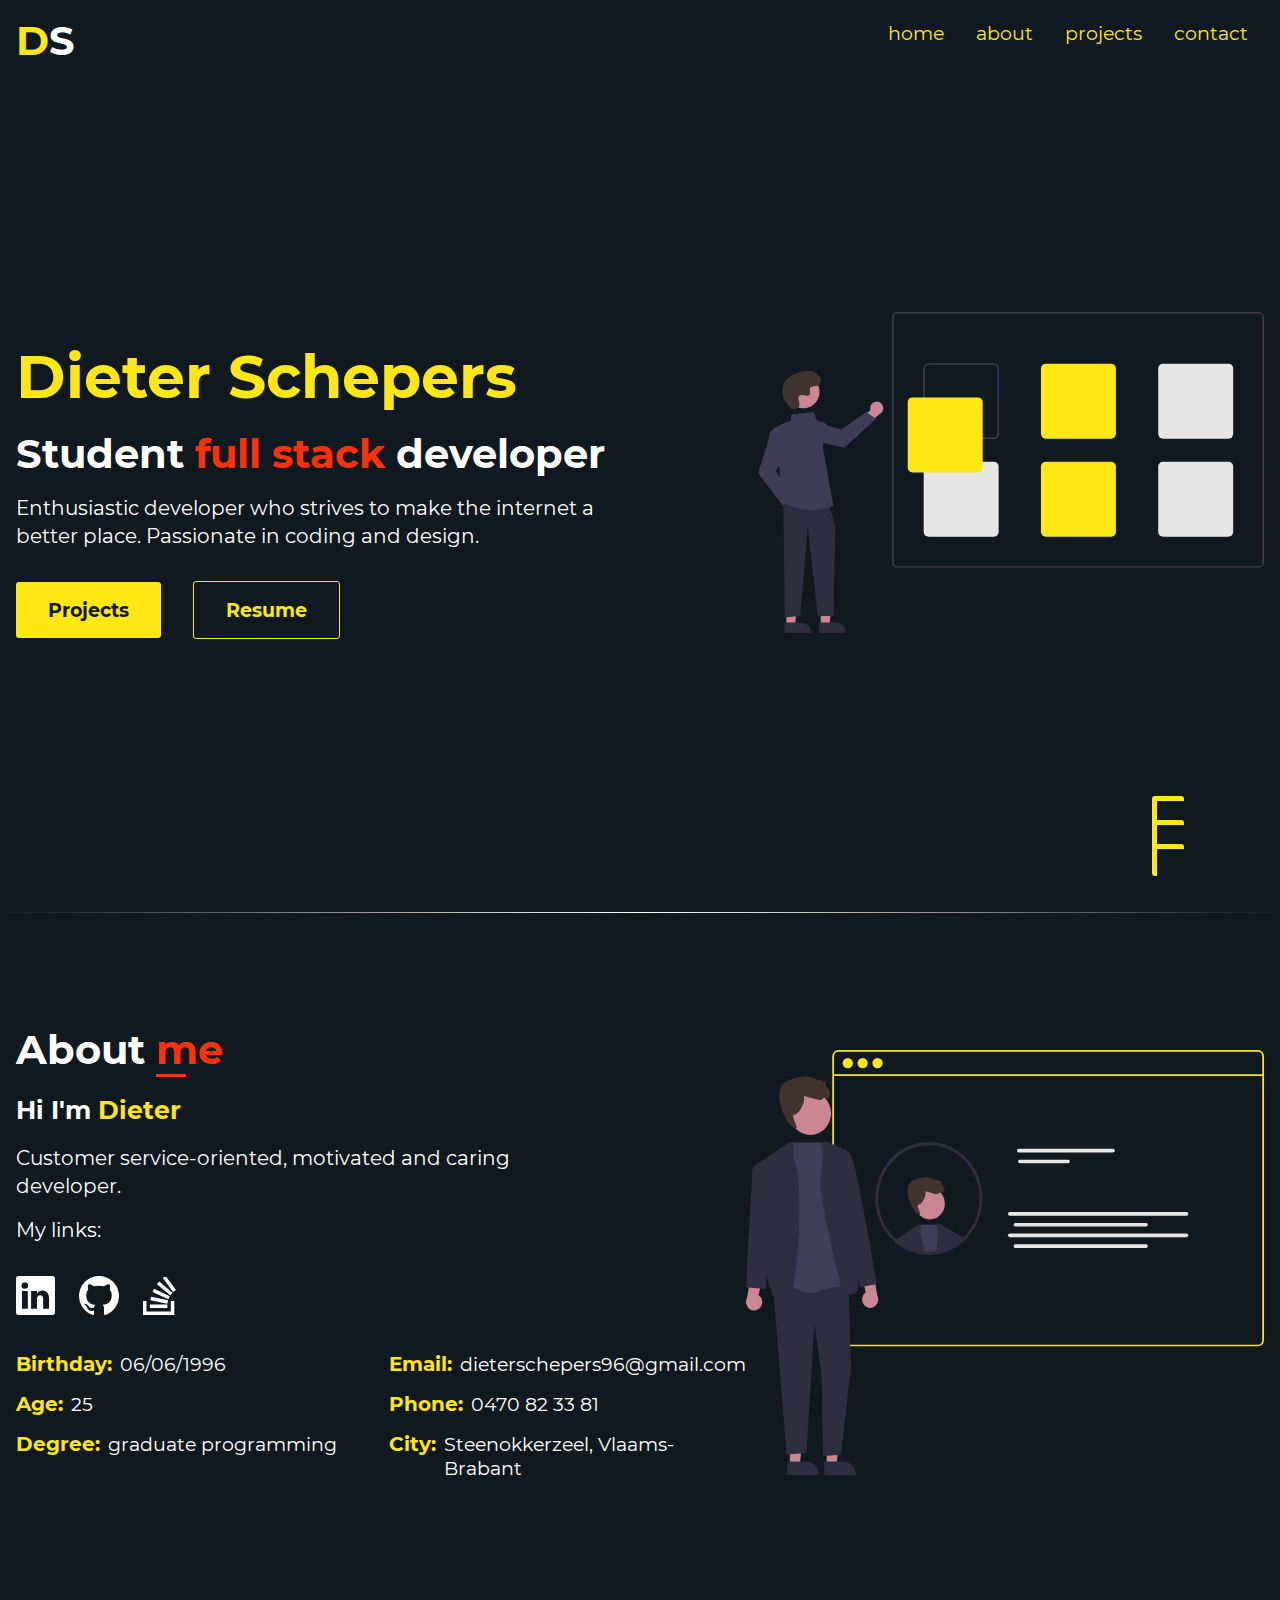
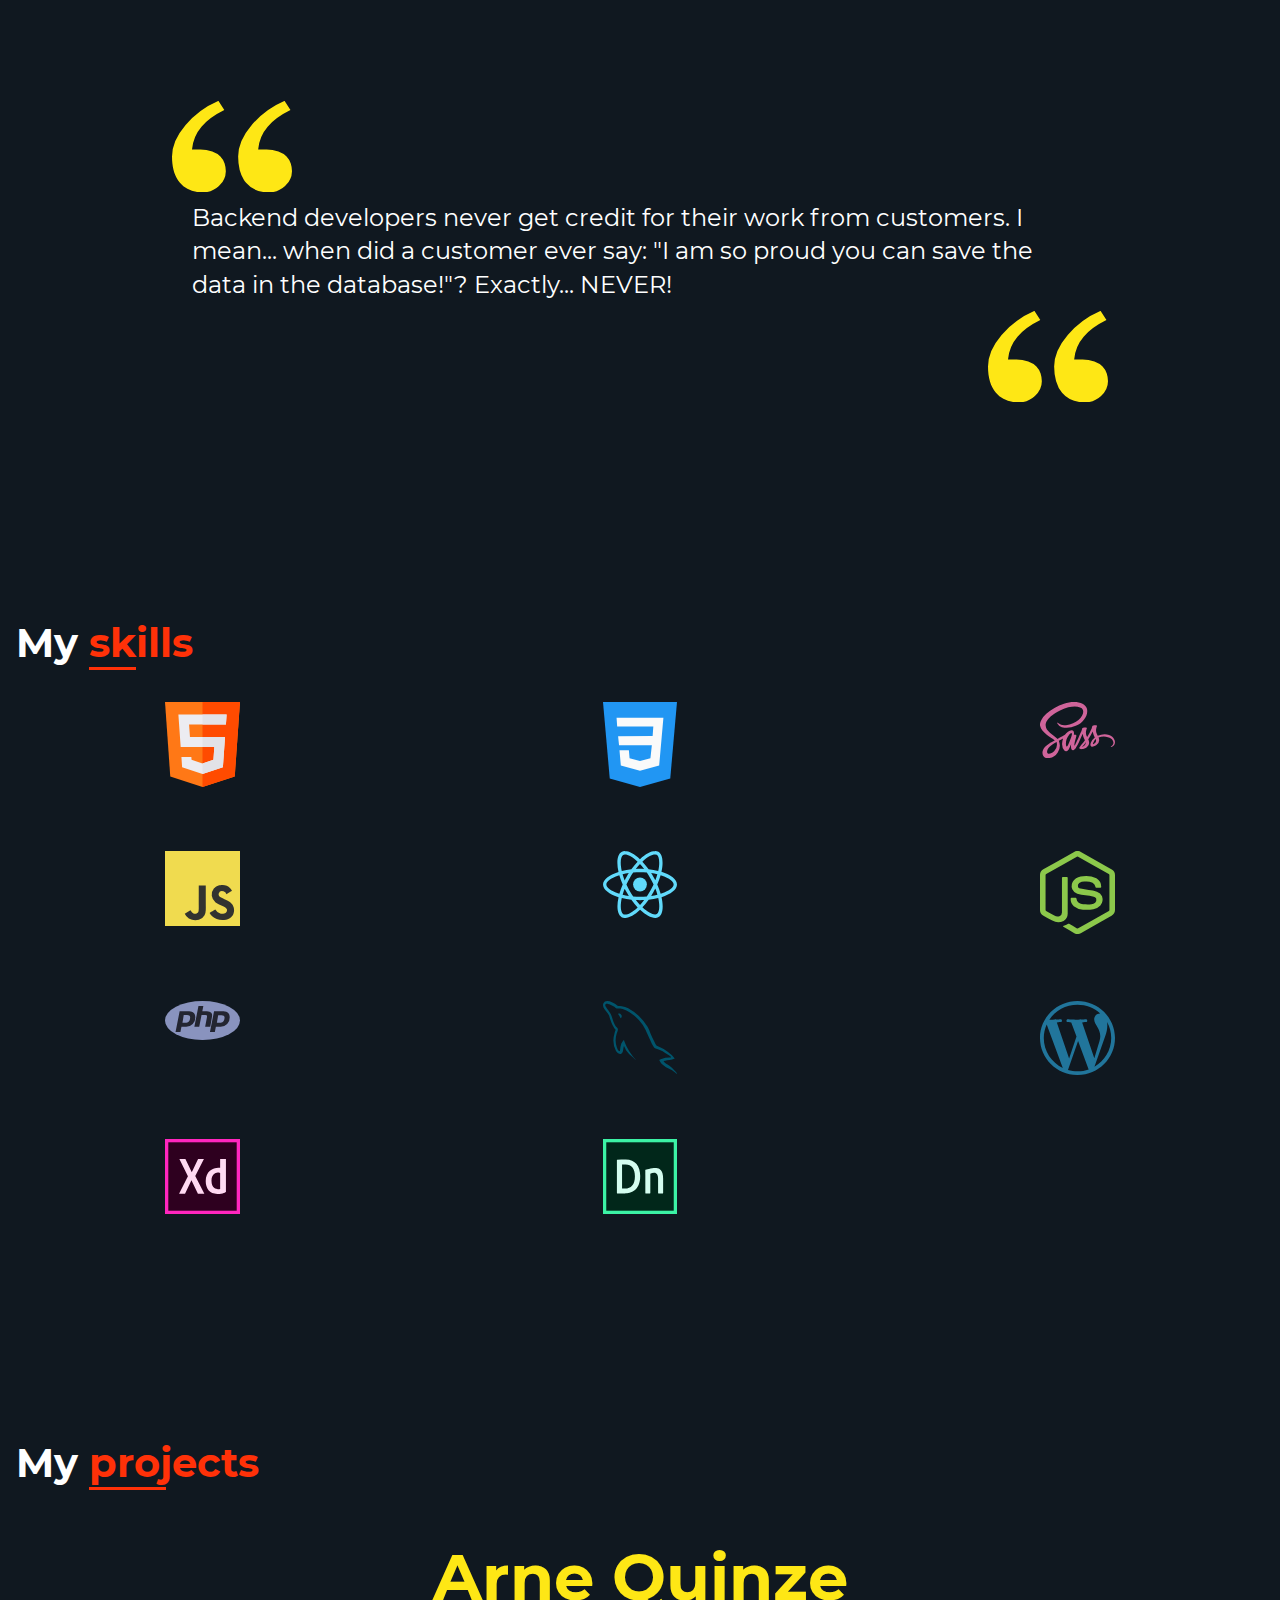
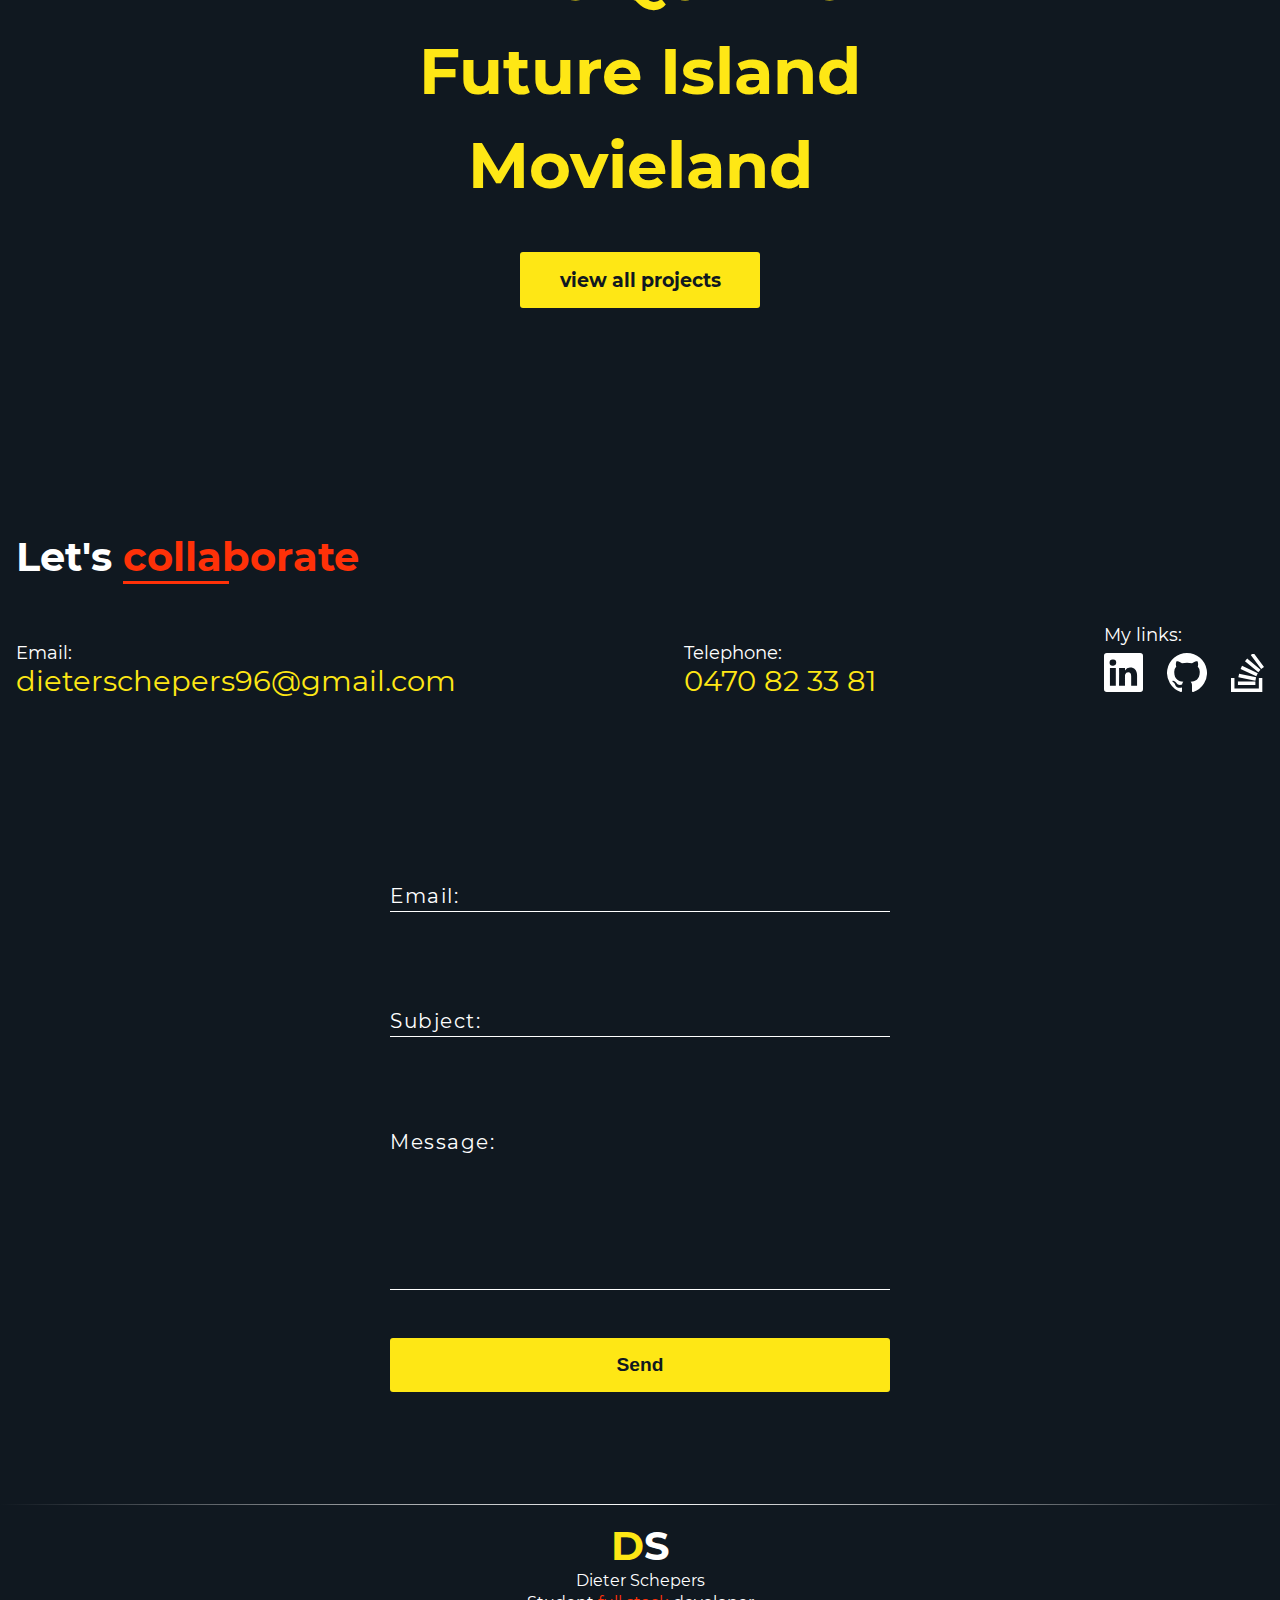
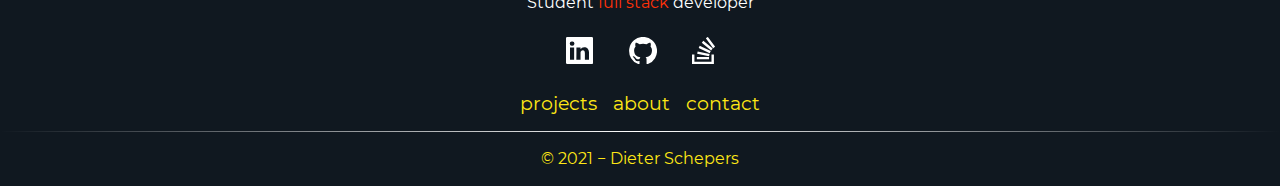
<file: index.html>
<!DOCTYPE html>
<html lang="en">

<head>
    <meta charset="UTF-8">
    <meta http-equiv="X-UA-Compatible" content="IE=edge">
    <meta name="viewport" content="width=device-width, initial-scale=1.0">
    <link rel="stylesheet" href="fonts/stylesheet.css">
    <link rel="stylesheet" href="css/main.css">
    <link rel="apple-touch-icon" sizes="180x180" href="img/favicon/apple-touch-icon.png">
    <link rel="icon" type="image/png" sizes="32x32" href="img/favicon/favicon-32x32.png">
    <link rel="icon" type="image/png" sizes="16x16" href="img/favicon/favicon-16x16.png">
    <link rel="manifest" href="img/favicon/site.webmanifest">
    <title>Portfolio Dieter Schepers</title>
</head>

<body>
    <div class="wrapper">

        <div class="arrow">
            <span></span>
            <span></span>
            <span></span>
        </div>

        <header>
            <a class='header-image__logo' href='index.html'><span class='yellow-color'>D</span>S</a>

            <!-- HAMBURGER -->
            <div class="menu-btn">
                <div class="menu-btn__burger"></div>
            </div>

            <!-- NAVIGATION -->
            <nav class='header__navigation'>
                <ul>
                    <li><a href="index.html">home</a></li>
                    <li><a href="#about">about</a></li>
                    <li><a href="#projects">projects</a></li>
                    <li><a href="#contact">contact</a></li>
                </ul>
            </nav>
            <div class="mobile-navigation">
                <ul>
                    <li><a href="index.html">home</a></li>
                    <li><a href="#about">about</a></li>
                    <li><a href="#projects">projects</a></li>
                    <li><a href="#contact">contact</a></li>
                </ul>
            </div>
        </header>

        <main>
            <div class='landingpage'>
                <div class="landingpage__text-button-wrap">
                    <div class='landingpage__text-wrap'>
                        <h1 class='landingpage__fullname'>Dieter Schepers</h1>
                        <h2 class='landingpage__jobtitle'>Student <span class="red-color">full stack</span> developer
                        </h2>
                        <p class='landingpage__intro-text'>Enthusiastic developer who strives to make the internet a
                            better place. Passionate in coding and design.</p>
                    </div>
                    <div class='landingpage__button-wrap'>
                        <a class='landingpage__button--projects' href="projects/index.html">Projects</a>
                        <a class='landingpage__button--resume' href="resume/resume_Dieter_Schepers.pdf"
                            target="_blank">Resume</a>
                    </div>
                </div>

                <img src="img/portfolio.svg" alt="frontpage image">
            </div>

            <hr>

            <section class="about" id="about">
                <div class="about-wrap">
                    <h2 class='about__title'>About <span class="red-color-and-border">me</span></h2>
                    <p class="about__intro-text--thank">Hi I'm <span class='yellow-color'>Dieter</span></p>
                    <p class="about__intro-text--info">Customer service-oriented, motivated and caring
                        developer.</p>
                    <div class="about__links">
                        <p class="about__my-links">My links:</p>
                        <div class="about__links-wrap">
                            <a href='https://www.linkedin.com/in/dieter-schepers-a3b4471b7/' target="_blank"><img
                                    src="img/linkedin.svg" alt="linkedIn logo"></a>
                            <a href="https://github.com/pgm-dieterschepers" target="_blank"><img src="img/github.svg"
                                    alt="Github logo"></a>
                            <a href="https://stackoverflow.com/users/15207971/pgm-dieterschepers" target="_blank"><img
                                    src="img/stackoverflow.svg" alt="Stackoverflow logo"></a>
                        </div>
                    </div>
                    <ul class="about__personal-info">
                        <li>
                            <span class="yellow-color"><strong>Birthday:</strong></span>
                            <span class='about__info'>06/06/1996</span>
                        </li>
                        <li>
                            <span class="yellow-color"><strong>Age:</strong></span>
                            <span class='about__info'>25</span>
                        </li>
                        <li>
                            <span class="yellow-color"><strong>Degree:</strong></span>
                            <span class='about__info'>graduate programming</span>
                        </li>
                        <li>
                            <span class="yellow-color"><strong>Email:</strong></span>
                            <a href="mailto:dieterschepers96@gmail.com"><span
                                    class='about__info'>dieterschepers96@gmail.com</span></a>
                        </li>
                        <li>
                            <span class="yellow-color"><strong>Phone:</strong></span><a href="tel:+470823381"><span
                                    class='about__info'>0470 82 33 81</span></a>
                        </li>
                        <li>
                            <span class="yellow-color"><strong>City:</strong></span>
                            <span class='about__info'>Steenokkerzeel, Vlaams-Brabant</span>
                        </li>
                    </ul>
                </div>
                <img src="img/profile.svg" alt="profile svg">
            </section>

            <div class="quote">
                <img src="img/quote.svg" alt="quote svg">
                <p>Backend developers never get credit for their work from customers. I mean... when did a customer ever
                    say: "I am so proud you can save the data in the database!"? Exactly... NEVER!</p>
                <img class="quote-svg-reverse" src="img/quote.svg" alt="quote svg">
            </div>

            <section class="skills">
                <h2 class="skills__title">My <span class="red-color-and-border">skills</span></h2>

                <div class="skills-grid"></div>
            </section>

            <section class="projects" id="projects">
                <h2>My <span class="red-color-and-border">projects</span></h2>
                <ul class="projects__list"></ul>
                <div class="projects__project-info" id="projects__project-info"></div>
                <a class='projects__view-all' href="projects/index.html">view all projects</a>
            </section>

            <section class="collaborate" id="contact">
                <h2>Let's <span class="red-color-and-border">collaborate</span></h2>
                <ul class="collaborate__contact-info">
                    <li><span class='collaborate__block'>Email:</span><a
                            href="mailto:dieterschepers96@gmail.com">dieterschepers96@gmail.com</a></li>
                    <li><span class='collaborate__block'>Telephone:</span><a href="tel:+470823381">0470 82 33 81</a>
                    </li>
                    <li><span class="collaborate__block margin-bottom">My links:</span>
                        <div class="about__links-wrap">
                            <a href='https://www.linkedin.com/in/dieter-schepers-a3b4471b7/' target="_blank"><img
                                    src="img/linkedin.svg" alt="linkedIn logo"></a>
                            <a href="https://github.com/pgm-dieterschepers" target="_blank"><img src="img/github.svg"
                                    alt="Github logo"></a>
                            <a href="https://stackoverflow.com/users/15207971/pgm-dieterschepers" target="_blank"><img
                                    src="img/stackoverflow.svg" alt="Stackoverflow logo"></a>
                        </div>
                    </li>
                </ul>

                <form action="https://formspree.io/f/xdoyjrgv" method="POST" class="collaborate__form">
                    <label for="email">
                        <input class="form-styling" type="text" id="email" name="email" placeholder="Email:">
                        <span class='form-label'>Email:</span>
                    </label>
                    <label for="subject">
                        <input class="form-styling" type="text" id="subject" name="subject" placeholder="Subject:">
                        <span class='form-label'>Subject:</span>
                    </label>
                    <label for="message">
                        <textarea class="form-styling textarea" type="text" id="message" name="message"
                            placeholder="Message:"></textarea>
                        <span class='form-label'>Message:</span>
                    </label>
                    <input class="collaborate__form--submit-btn" type="submit" value="Send">
                </form>
            </section>
        </main>


        <hr class="footer-hr--above">
        <footer>
            <a class='header-image__logo' href='/'><span class='yellow-color'>D</span>S</a>
            <p>Dieter Schepers</p>
            <p>Student <span class='red-color'>full stack</span> developer</p>
            <div class="footer__links-wrap">
                <a href='https://www.linkedin.com/in/dieter-schepers-a3b4471b7/' target="_blank"><img
                        src="img/linkedin.svg" alt="linkedIn logo"></a>
                <a href="https://github.com/pgm-dieterschepers" target="_blank"><img src="img/github.svg"
                        alt="Github logo"></a>
                <a href="https://stackoverflow.com/users/15207971/pgm-dieterschepers" target="_blank"><img
                        src="img/stackoverflow.svg" alt="Stackoverflow logo"></a>
            </div>
            <nav class="footer-nav">
                <ul>
                    <li><a href="projects/index.html">projects</a></li>
                    <li><a href="#about">about</a></li>
                    <li><a href="#contact">contact</a></li>
                </ul>
            </nav>
        </footer>
        <hr class="footer-hr--beneath">
        <div class="copyright">
            <p class="copyright-text">&copy; 2021 &minus; Dieter Schepers</p>
        </div>
    </div>
    <script src='js/main.js'></script>
</body>

</html>
</file>
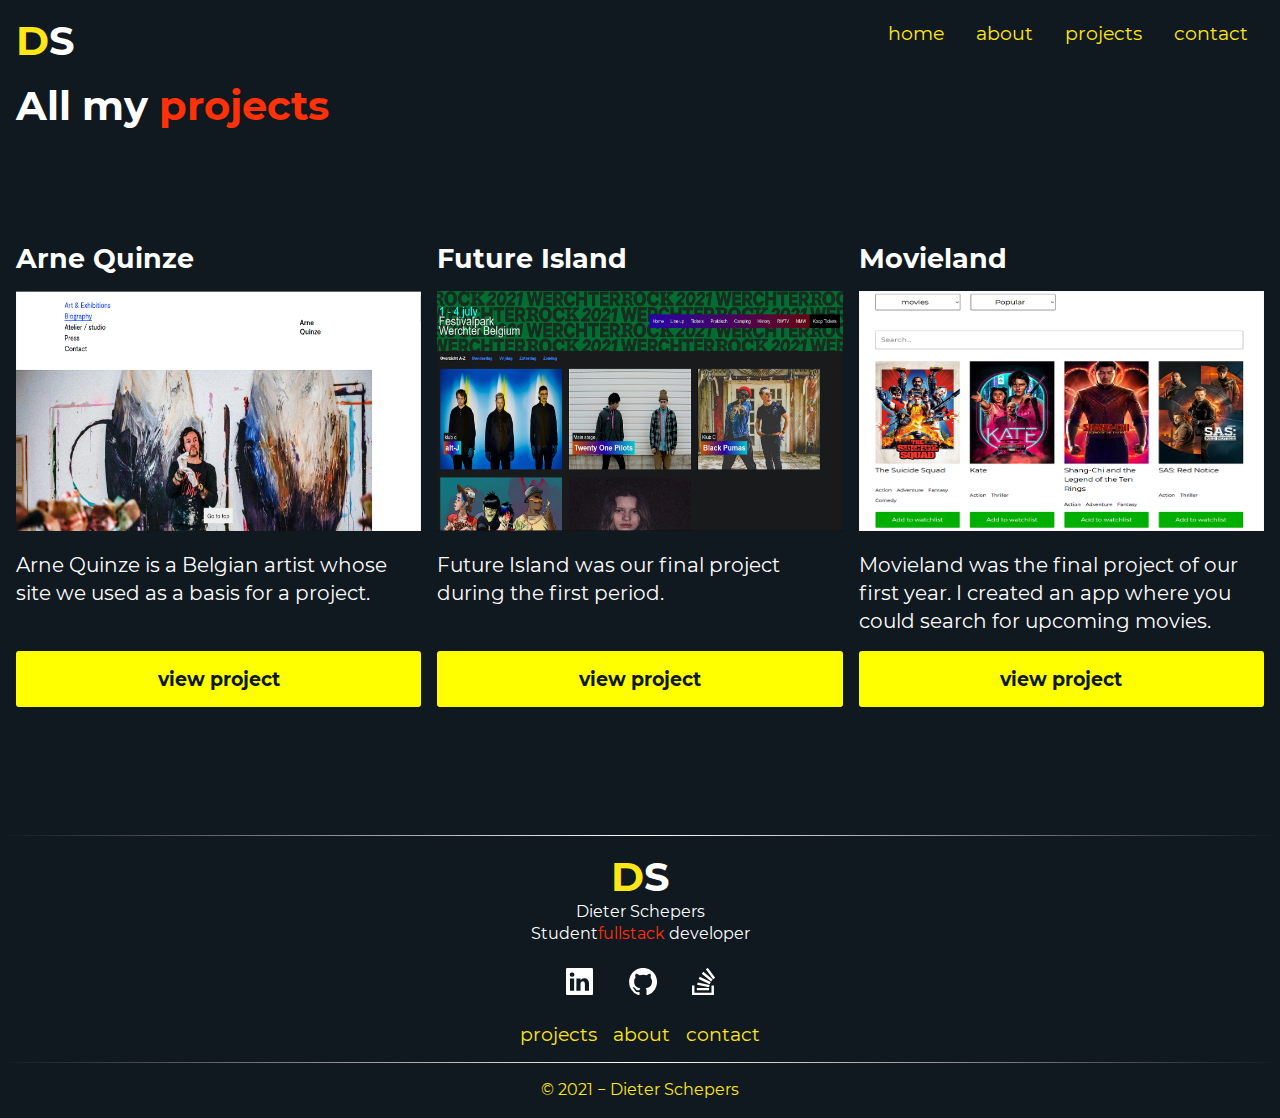
<file: projects/index.html>
<!DOCTYPE html>
<html lang="en">

<head>
    <meta charset="UTF-8">
    <meta http-equiv="X-UA-Compatible" content="IE=edge">
    <meta name="viewport" content="width=device-width, initial-scale=1.0">
    <link rel="stylesheet" href="../fonts/stylesheet.css">
    <link rel="stylesheet" href="../css/main.css">
    <link rel="apple-touch-icon" sizes="180x180" href="../img/favicon/apple-touch-icon.png">
    <link rel="icon" type="image/png" sizes="32x32" href="../img/favicon/favicon-32x32.png">
    <link rel="icon" type="image/png" sizes="16x16" href="../img/favicon/favicon-16x16.png">
    <link rel="manifest" href="../img/favicon/site.webmanifest">
    <title>Projects Dieter Schepers</title>
</head>

<body>
    <div class="wrapper">
        <header>
            <a class='header-image__logo' href='../index.html'><span class='yellow-color'>D</span>S</a>

            <!-- HAMBURGER -->
            <div class="menu-btn">
                <div class="menu-btn__burger"></div>
            </div>

            <!-- NAVIGATION -->
            <nav class='header__navigation'>
                <ul>
                    <li><a href="../index.html">home</a></li>
                    <li><a href="../#about">about</a></li>
                    <li><a href="../#projects">projects</a></li>
                    <li><a href="../#contact">contact</a></li>
                </ul>
            </nav>
            <div class="mobile-navigation">
                <ul>
                    <li><a href="../index.html">home</a></li>
                    <li><a href="../#about">about</a></li>
                    <li><a href="../#projects">projects</a></li>
                    <li><a href="../#contact">contact</a></li>
                </ul>
            </div>
        </header>

        
        <main class="projects-body">
            <h2 class="projects-body__title">All my <span class="red-color">projects</span></h2>
            <div class="projects-body__projects"></div>
        </main>


        <hr class="footer-hr--above">
        <footer>
            <a class='header-image__logo' href='/'><span class='yellow-color'>D</span>S</a>
            <p>Dieter Schepers</p>
            <p>Student<span class='red-color'>fullstack</span> developer</p>
            <div class="footer__links-wrap">
                <a href='https://www.linkedin.com/in/dieter-schepers-a3b4471b7/' target="_blank"><img
                        src="../img/linkedin.svg" alt="linkedIn logo"></a>
                <a href="https://github.com/pgm-dieterschepers" target="_blank"><img src="../img/github.svg"
                        alt="Github logo"></a>
                <a href="https://stackoverflow.com/users/15207971/pgm-dieterschepers" target="_blank"><img
                        src="../img/stackoverflow.svg" alt="Stackoverflow logo"></a>
            </div>
            <nav class="footer-nav">
                <ul>
                    <li><a href="index.html">projects</a></li>
                    <li><a href="../index.html#about">about</a></li>
                    <li><a href="../index.html#contact">contact</a></li>
                </ul>
            </nav>
        </footer>
        <hr class="footer-hr--beneath">
        <div class="copyright">
            <p class="copyright-text">&copy; 2021 &minus; Dieter Schepers</p>
        </div>
    </div>

        <script src='../js/projects.js'></script>
        <script src='../js/main.js'></script>
</body>

</html>
</file>
<file: fonts/stylesheet.css>
@font-face {
    font-family: 'Montserrat';
    src: url('Montserrat-ExtraBold.woff2') format('woff2'),
        url('Montserrat-ExtraBold.woff') format('woff');
    font-weight: bold;
    font-style: normal;
    font-display: swap;
}

@font-face {
    font-family: 'Montserrat';
    src: url('Montserrat-ExtraBoldItalic.woff2') format('woff2'),
        url('Montserrat-ExtraBoldItalic.woff') format('woff');
    font-weight: bold;
    font-style: italic;
    font-display: swap;
}

@font-face {
    font-family: 'Montserrat';
    src: url('Montserrat-BoldItalic.woff2') format('woff2'),
        url('Montserrat-BoldItalic.woff') format('woff');
    font-weight: bold;
    font-style: italic;
    font-display: swap;
}

@font-face {
    font-family: 'Montserrat';
    src: url('Montserrat-Bold.woff2') format('woff2'),
        url('Montserrat-Bold.woff') format('woff');
    font-weight: bold;
    font-style: normal;
    font-display: swap;
}

@font-face {
    font-family: 'Montserrat';
    src: url('Montserrat-Black.woff2') format('woff2'),
        url('Montserrat-Black.woff') format('woff');
    font-weight: 900;
    font-style: normal;
    font-display: swap;
}

@font-face {
    font-family: 'Montserrat';
    src: url('Montserrat-BlackItalic.woff2') format('woff2'),
        url('Montserrat-BlackItalic.woff') format('woff');
    font-weight: 900;
    font-style: italic;
    font-display: swap;
}

@font-face {
    font-family: 'Montserrat';
    src: url('Montserrat-MediumItalic.woff2') format('woff2'),
        url('Montserrat-MediumItalic.woff') format('woff');
    font-weight: 500;
    font-style: italic;
    font-display: swap;
}

@font-face {
    font-family: 'Montserrat';
    src: url('Montserrat-SemiBold.woff2') format('woff2'),
        url('Montserrat-SemiBold.woff') format('woff');
    font-weight: 600;
    font-style: normal;
    font-display: swap;
}

@font-face {
    font-family: 'Montserrat';
    src: url('Montserrat-Italic.woff2') format('woff2'),
        url('Montserrat-Italic.woff') format('woff');
    font-weight: normal;
    font-style: italic;
    font-display: swap;
}

@font-face {
    font-family: 'Montserrat';
    src: url('Montserrat-Regular.woff2') format('woff2'),
        url('Montserrat-Regular.woff') format('woff');
    font-weight: normal;
    font-style: normal;
    font-display: swap;
}

@font-face {
    font-family: 'Montserrat';
    src: url('Montserrat-ExtraLight.woff2') format('woff2'),
        url('Montserrat-ExtraLight.woff') format('woff');
    font-weight: 200;
    font-style: normal;
    font-display: swap;
}

@font-face {
    font-family: 'Montserrat';
    src: url('Montserrat-SemiBoldItalic.woff2') format('woff2'),
        url('Montserrat-SemiBoldItalic.woff') format('woff');
    font-weight: 600;
    font-style: italic;
    font-display: swap;
}

@font-face {
    font-family: 'Montserrat';
    src: url('Montserrat-ExtraLightItalic.woff2') format('woff2'),
        url('Montserrat-ExtraLightItalic.woff') format('woff');
    font-weight: 200;
    font-style: italic;
    font-display: swap;
}

@font-face {
    font-family: 'Montserrat';
    src: url('Montserrat-Medium.woff2') format('woff2'),
        url('Montserrat-Medium.woff') format('woff');
    font-weight: 500;
    font-style: normal;
    font-display: swap;
}

@font-face {
    font-family: 'Montserrat';
    src: url('Montserrat-LightItalic.woff2') format('woff2'),
        url('Montserrat-LightItalic.woff') format('woff');
    font-weight: 300;
    font-style: italic;
    font-display: swap;
}

@font-face {
    font-family: 'Montserrat';
    src: url('Montserrat-Light.woff2') format('woff2'),
        url('Montserrat-Light.woff') format('woff');
    font-weight: 300;
    font-style: normal;
    font-display: swap;
}

@font-face {
    font-family: 'Montserrat';
    src: url('Montserrat-ThinItalic.woff2') format('woff2'),
        url('Montserrat-ThinItalic.woff') format('woff');
    font-weight: 100;
    font-style: italic;
    font-display: swap;
}

@font-face {
    font-family: 'Montserrat';
    src: url('Montserrat-Thin.woff2') format('woff2'),
        url('Montserrat-Thin.woff') format('woff');
    font-weight: 100;
    font-style: normal;
    font-display: swap;
}
</file>
<file: css/main.css>
::-moz-selection {
  background: #FEE715;
  color: #101820;
}

::selection {
  background: #FEE715;
  color: #101820;
}

@-webkit-keyframes animateScrollTopButton {
  0% {
    opacity: 0;
    -webkit-transform: rotate(225deg) translate(40px, 40px);
            transform: rotate(225deg) translate(40px, 40px);
  }
  50% {
    opacity: 1;
  }
  100% {
    opacity: 0;
    -webkit-transform: rotate(225deg) translate(50px, 50px);
            transform: rotate(225deg) translate(50px, 50px);
  }
}

@keyframes animateScrollTopButton {
  0% {
    opacity: 0;
    -webkit-transform: rotate(225deg) translate(40px, 40px);
            transform: rotate(225deg) translate(40px, 40px);
  }
  50% {
    opacity: 1;
  }
  100% {
    opacity: 0;
    -webkit-transform: rotate(225deg) translate(50px, 50px);
            transform: rotate(225deg) translate(50px, 50px);
  }
}

@-webkit-keyframes boxShadow {
  0% {
    -webkit-box-shadow: 0 0 0 0 #FEE715;
            box-shadow: 0 0 0 0 #FEE715;
  }
  25% {
    -webkit-box-shadow: 0px 0px 3px 3px #FEE715;
            box-shadow: 0px 0px 3px 3px #FEE715;
  }
  50% {
    -webkit-box-shadow: 0 0 0 0 #FEE715;
            box-shadow: 0 0 0 0 #FEE715;
  }
  75% {
    -webkit-box-shadow: 0px 0px 3px 3px #FEE715;
            box-shadow: 0px 0px 3px 3px #FEE715;
  }
  100% {
    -webkit-box-shadow: 0 0 0 0 #FEE715;
            box-shadow: 0 0 0 0 #FEE715;
  }
}

@keyframes boxShadow {
  0% {
    -webkit-box-shadow: 0 0 0 0 #FEE715;
            box-shadow: 0 0 0 0 #FEE715;
  }
  25% {
    -webkit-box-shadow: 0px 0px 3px 3px #FEE715;
            box-shadow: 0px 0px 3px 3px #FEE715;
  }
  50% {
    -webkit-box-shadow: 0 0 0 0 #FEE715;
            box-shadow: 0 0 0 0 #FEE715;
  }
  75% {
    -webkit-box-shadow: 0px 0px 3px 3px #FEE715;
            box-shadow: 0px 0px 3px 3px #FEE715;
  }
  100% {
    -webkit-box-shadow: 0 0 0 0 #FEE715;
            box-shadow: 0 0 0 0 #FEE715;
  }
}

* {
  margin: 0;
  padding: 0;
  -webkit-box-sizing: border-box;
          box-sizing: border-box;
}

body {
  background: #101820;
  font-family: 'Montserrat';
}

h1 {
  color: #FEE715;
  font-size: 2.5rem;
}

@media (min-width: 40rem) {
  h1 {
    font-size: 3.75rem;
  }
}

h2 {
  color: #FFFFFF;
  font-size: 1.875rem;
}

@media (min-width: 40rem) {
  h2 {
    font-size: 2.5rem;
  }
}

h3 {
  color: #FFFFFF;
  font-size: 1.7rem;
  margin-bottom: 1rem;
}

p {
  color: #FFFFFF;
  font-size: 1.25rem;
  line-height: 1.4;
}

hr {
  background: -webkit-gradient(linear, left top, right top, from(#101820), color-stop(#FFFFFF), to(#101820));
  background: linear-gradient(to right, #101820, #FFFFFF, #101820);
  height: 1px;
  border: none;
  margin: 3rem 0;
}

.wrapper {
  width: 100%;
  max-width: 1400px;
  margin: 0 auto;
}

.red-color-and-border {
  display: inline-block;
  color: #FF3108;
}

.red-color-and-border:after {
  content: "";
  display: block;
  width: 45%;
  height: 3px;
  background-color: #FF3108;
}

.yellow-color {
  color: #FEE715;
}

/* scroll top button */
.arrow {
  position: fixed;
  bottom: 0;
  right: 0;
  -webkit-transform: translate(-50%, -50%);
          transform: translate(-50%, -50%);
  cursor: pointer;
}

@media (min-width: 70rem) {
  .arrow {
    right: 5rem;
  }
}

.arrow span {
  display: block;
  width: 2rem;
  height: 2rem;
  border-bottom: 5px solid #FEE715;
  border-right: 5px solid #FEE715;
  border-radius: 3px;
  -webkit-transform: rotate(180deg);
          transform: rotate(180deg);
  margin: -0.5rem 0;
  -webkit-animation: animateScrollTopButton 2s infinite;
          animation: animateScrollTopButton 2s infinite;
}

/* scroll top button end */
.arrow span:nth-child(2) {
  -webkit-animation-delay: -0.2s;
          animation-delay: -0.2s;
}

.arrow span:nth-child(3) {
  -webkit-animation-delay: -0.4s;
          animation-delay: -0.4s;
}

header {
  display: -webkit-box;
  display: -ms-flexbox;
  display: flex;
  -webkit-box-orient: horizontal;
  -webkit-box-direction: normal;
      -ms-flex-direction: row;
          flex-direction: row;
  -webkit-box-pack: justify;
      -ms-flex-pack: justify;
          justify-content: space-between;
  -webkit-box-align: center;
      -ms-flex-align: center;
          align-items: center;
  padding: 1rem;
}

.header-image__logo {
  margin: 0;
  color: #FFFFFF;
  font-weight: bold;
  font-size: 2.5rem;
  text-decoration: none;
}

.header-image__hamburger {
  cursor: pointer;
  scale: 1.3;
}

.mobile-navigation {
  background: #101820;
  position: fixed;
  top: 4rem;
  right: -100%;
  height: 100vh;
  width: 100%;
  z-index: 999;
  -webkit-transition: 0.2s;
  transition: 0.2s;
}

.mobile-navigation ul {
  list-style-type: none;
}

.mobile-navigation ul li {
  display: -webkit-box;
  display: -ms-flexbox;
  display: flex;
  -webkit-box-align: center;
      -ms-flex-align: center;
          align-items: center;
  -webkit-box-pack: center;
      -ms-flex-pack: center;
          justify-content: center;
}

.mobile-navigation ul li a {
  background: #FEE715;
  color: #101820;
  display: block;
  margin: 0.5rem 1rem;
  padding: 1.3rem;
  text-align: center;
  text-decoration: none;
  font-size: 1.2rem;
  font-weight: bold;
  border-radius: 3px;
  width: 100%;
}

.mobile-navigation ul li a :active.mobile-navigation {
  right: -100%;
}

.header__navigation {
  display: none;
}

@media (min-width: 40rem) {
  .header__navigation {
    display: block;
  }
  .header__navigation ul {
    display: -webkit-box;
    display: -ms-flexbox;
    display: flex;
    -webkit-box-orient: horizontal;
    -webkit-box-direction: normal;
        -ms-flex-direction: row;
            flex-direction: row;
    -webkit-box-pack: justify;
        -ms-flex-pack: justify;
            justify-content: space-between;
  }
  .header__navigation ul li {
    margin: 0 1rem;
    list-style-type: none;
    display: inline-block;
  }
  .header__navigation ul li a {
    font-size: 1.2rem;
    color: #FEE715;
    text-decoration: none;
    display: inline-block;
    text-align: center;
  }
  .header__navigation ul li a:hover {
    /* color: #25b382; */
    text-shadow: 0 0 2px #FEE715, 0 0 2px #FEE715;
  }
  .header-image__hamburger {
    display: none;
  }
}

@media (min-width: 70rem) {
  .landingpage {
    height: 87vh;
    display: -webkit-box;
    display: -ms-flexbox;
    display: flex;
    -webkit-box-pack: justify;
        -ms-flex-pack: justify;
            justify-content: space-between;
    -webkit-box-align: center;
        -ms-flex-align: center;
            align-items: center;
  }
}

.landingpage__text-wrap {
  display: -webkit-box;
  display: -ms-flexbox;
  display: flex;
  -webkit-box-orient: vertical;
  -webkit-box-direction: normal;
      -ms-flex-direction: column;
          flex-direction: column;
}

.landingpage__fullname {
  margin: 0 1rem;
  margin-top: 3rem;
}

.red-color {
  color: #FF3108;
}

.landingpage__jobtitle {
  margin: 1rem;
}

.landingpage__intro-text {
  padding: 0 1rem;
}

@media (min-width: 70rem) {
  .landingpage__intro-text {
    max-width: 90%;
  }
}

.landingpage__button-wrap {
  padding: 0 1rem;
  margin-top: 1rem;
  display: -webkit-box;
  display: -ms-flexbox;
  display: flex;
  -webkit-box-orient: vertical;
  -webkit-box-direction: normal;
      -ms-flex-direction: column;
          flex-direction: column;
}

@media (min-width: 70rem) {
  .landingpage__button-wrap {
    display: -webkit-box;
    display: -ms-flexbox;
    display: flex;
    -webkit-box-orient: horizontal;
    -webkit-box-direction: normal;
        -ms-flex-direction: row;
            flex-direction: row;
    -webkit-box-align: center;
        -ms-flex-align: center;
            align-items: center;
  }
}

.landingpage__button--projects {
  background: #FEE715;
  color: #101820;
  text-decoration: none;
  font-size: 1.2rem;
  font-weight: bold;
  text-align: center;
  padding: 1.3rem;
  margin: 1rem 0;
  border-radius: 3px;
}

@media (min-width: 70rem) {
  .landingpage__button--projects {
    padding: 1rem 2rem;
  }
  .landingpage__button--projects:hover {
    color: #FFFFFF;
    -webkit-box-shadow: inset 10rem 0 0 0 #25b382;
            box-shadow: inset 10rem 0 0 0 #25b382;
    -webkit-transition: 0.4s;
    transition: 0.4s;
  }
}

.landingpage__button--resume {
  background: transparent;
  color: #FEE715;
  border: 1px solid #FEE715;
  text-decoration: none;
  font-size: 1.2rem;
  font-weight: bold;
  text-align: center;
  padding: 1.3rem;
  margin: 0;
  margin-bottom: 1rem;
  border-radius: 3px;
}

@media (min-width: 70rem) {
  .landingpage__button--resume {
    margin: 0;
    margin-left: 2rem;
    padding: 1rem 2rem;
  }
  .landingpage__button--resume:hover {
    color: #FFFFFF;
    -webkit-box-shadow: inset 10rem 0 0 0 #25b382;
            box-shadow: inset 10rem 0 0 0 #25b382;
    border: 1px solid #25b382;
    -webkit-transition: 0.4s;
    transition: 0.4s;
  }
}

.landingpage img {
  width: 100%;
  padding: 0 1rem;
}

@media (min-width: 70rem) {
  .landingpage img {
    width: 60%;
  }
}

.about {
  padding: 0 1rem;
}

@media (min-width: 70rem) {
  .about {
    margin-top: 7rem;
    display: -webkit-box;
    display: -ms-flexbox;
    display: flex;
  }
}

.about__intro-text--thank {
  font-size: 1.562rem;
  font-weight: bold;
  margin: 1rem 0;
}

.about__links {
  margin: 1rem 0;
  display: -webkit-box;
  display: -ms-flexbox;
  display: flex;
  -webkit-box-orient: vertical;
  -webkit-box-direction: normal;
      -ms-flex-direction: column;
          flex-direction: column;
  -webkit-box-align: center;
      -ms-flex-align: center;
          align-items: center;
}

@media (min-width: 70rem) {
  .about__links {
    -webkit-box-align: start;
        -ms-flex-align: start;
            align-items: flex-start;
  }
}

.about__my-links {
  margin-bottom: 1rem;
}

.about__links-wrap {
  width: 10rem;
  display: -webkit-box;
  display: -ms-flexbox;
  display: flex;
  -webkit-box-pack: justify;
      -ms-flex-pack: justify;
          justify-content: space-between;
}

.about__links-wrap img {
  scale: 1;
}

@media (min-width: 40rem) {
  .about__intro-text--info {
    max-width: 80%;
  }
}

@media (min-width: 70rem) {
  .about__personal-info {
    columns: 2;
    -webkit-columns: 2;
    -moz-columns: 2;
  }
}

.about__personal-info li,
a {
  color: #FFFFFF;
  list-style-type: none;
  text-decoration: none;
  margin-bottom: 1rem;
  font-size: 1.25rem;
}

@media (min-width: 40rem) {
  .about__personal-info li {
    display: -webkit-box;
    display: -ms-flexbox;
    display: flex;
    -webkit-box-align: start;
        -ms-flex-align: start;
            align-items: flex-start;
  }
  .about__personal-info li a {
    margin-bottom: 0;
  }
}

@media (min-width: 70rem) {
  .about__personal-info li,
  a {
    font-size: 1.2rem;
  }
}

.about__personal-info .yellow-color {
  margin-right: 0.5rem;
  font-size: 1.25rem;
  display: block;
}

.about__info {
  font-size: 1.20rem;
  display: inline-block;
}

@media (min-width: 40rem) {
  .about__info {
    margin-top: 0;
  }
}

.about img {
  width: 100%;
  margin-top: 1rem;
}

.quote {
  margin: 7rem 1rem;
  display: -webkit-box;
  display: -ms-flexbox;
  display: flex;
  -webkit-box-orient: vertical;
  -webkit-box-direction: normal;
      -ms-flex-direction: column;
          flex-direction: column;
}

@media (min-width: 70rem) {
  .quote {
    max-width: 70%;
    margin: 14rem auto;
  }
  .quote p {
    font-size: 1.5rem;
    margin: 1rem 0;
  }
}

.quote img {
  width: 5rem;
  margin: 0.5rem 0;
}

@media (min-width: 70rem) {
  .quote img {
    -webkit-transform: scale(1.5);
            transform: scale(1.5);
  }
}

.quote-svg-reverse {
  -ms-flex-item-align: end;
      align-self: flex-end;
  -webkit-transform: rotate(180deg);
          transform: rotate(180deg);
}

.skills__title {
  margin-bottom: 2rem;
}

.skills {
  padding: 0 1rem;
}

.skills-grid {
  display: -ms-grid;
  display: grid;
  -ms-grid-columns: (1fr)[3];
      grid-template-columns: repeat(3, 1fr);
  -ms-grid-rows: (1fr)[2];
      grid-template-rows: repeat(2, 1fr);
  gap: 2rem 4rem;
}

@media (min-width: 70rem) {
  .skills-grid {
    gap: 4rem;
  }
}

.skills-grid img {
  width: 100%;
  -ms-grid-column-align: center;
      justify-self: center;
  -webkit-transition: 0.2s;
  transition: 0.2s;
}

.skills-grid img:hover {
  -webkit-transform: scale(1.5);
          transform: scale(1.5);
}

@media (min-width: 40rem) {
  .skills-grid img {
    width: 50%;
  }
}

@media (min-width: 70rem) {
  .skills-grid img {
    width: 20%;
  }
}

.projects {
  margin: 7rem 0;
  padding: 0 1rem;
}

@media (min-width: 70rem) {
  .projects {
    margin: 14rem 0;
  }
}

.projects__list {
  margin-top: 3rem;
}

.projects__list-item {
  color: #FEE715;
  font-size: 2rem;
  font-weight: bold;
  margin: 1rem 0;
  display: block;
  text-align: center;
  list-style-type: none;
  cursor: pointer;
}

@media (min-width: 70rem) {
  .projects__list-item {
    font-size: 4rem;
  }
}

.projects__list-item__text {
  margin: 2rem auto;
}

@media (min-width: 40rem) {
  .projects__list-item__text {
    text-align: center;
    width: 80%;
  }
}

.projects__list-item__view-project {
  background: #FEE715;
  color: #101820;
  font-size: 1.2rem;
  font-weight: bold;
  text-align: center;
  padding: 1rem;
  margin: 1rem auto;
  display: block;
  /* animation: boxShadow 2s infinite; */
}

@media (min-width: 40rem) {
  .projects__list-item__view-project {
    padding: 1rem 2rem;
    width: 15rem;
    border-radius: 3px;
  }
  .projects__list-item__view-project:hover {
    color: #FFFFFF;
    -webkit-box-shadow: inset 15rem 0 0 0 #25b382;
            box-shadow: inset 15rem 0 0 0 #25b382;
    -webkit-transition: 0.4s;
    transition: 0.4s;
  }
}

.projects__project-info img {
  width: 100%;
}

.projects__view-all {
  background: #FEE715;
  color: #101820;
  width: 100%;
  display: block;
  text-align: center;
  font-size: 1.2rem;
  font-weight: bold;
  padding: 1.3rem 0;
  margin-top: 3rem;
  border-radius: 3px;
}

@media (min-width: 70rem) {
  .projects__view-all {
    margin-left: auto;
    margin-right: auto;
    padding: 1rem 2rem;
    width: 15rem;
  }
  .projects__view-all:hover {
    color: #FFFFFF;
    -webkit-box-shadow: inset 15rem 0 0 0 #25b382;
            box-shadow: inset 15rem 0 0 0 #25b382;
    -webkit-transition: 0.4s;
    transition: 0.4s;
  }
}

.collaborate {
  padding: 0 1rem;
}

.collaborate__block {
  display: block;
}

.collaborate__contact-info {
  margin: 2rem 0;
}

@media (min-width: 70rem) {
  .collaborate__contact-info {
    display: -webkit-box;
    display: -ms-flexbox;
    display: flex;
    -webkit-box-pack: justify;
        -ms-flex-pack: justify;
            justify-content: space-between;
    -webkit-box-align: center;
        -ms-flex-align: center;
            align-items: center;
  }
}

.collaborate__contact-info li {
  color: #FFFFFF;
  list-style-type: none;
  font-size: 1.1rem;
  margin: 0.5rem 0;
}

.collaborate__contact-info .margin-bottom {
  margin-bottom: 0.5rem;
}

.collaborate__contact-info li a {
  color: #FEE715;
  font-size: 1.2rem;
}

@media (min-width: 70rem) {
  .collaborate__contact-info li a {
    font-size: 1.8rem;
  }
}

.collaborate__form {
  margin-top: 7rem;
  display: -webkit-box;
  display: -ms-flexbox;
  display: flex;
  -webkit-box-orient: vertical;
  -webkit-box-direction: normal;
      -ms-flex-direction: column;
          flex-direction: column;
}

@media (min-width: 70rem) {
  .collaborate__form {
    width: 40%;
    margin-left: auto;
    margin-right: auto;
  }
}

.collaborate__form label {
  color: #FFFFFF;
  margin: 3rem 0;
  display: -webkit-box;
  display: -ms-flexbox;
  display: flex;
  -webkit-box-orient: vertical;
  -webkit-box-direction: reverse;
      -ms-flex-direction: column-reverse;
          flex-direction: column-reverse;
}

.form-label {
  font-size: 1.25rem;
  visibility: hidden;
  -webkit-transition: 0.2s ease-in-out;
  transition: 0.2s ease-in-out;
  margin-bottom: -1.7rem;
  letter-spacing: 1.5px;
}

.collaborate__form .form-styling {
  font-family: 'Montserrat';
  color: #FFFFFF;
  font-size: 1.25rem;
  background: transparent;
  border: none;
  border-bottom: 1px solid #FFFFFF;
  height: 2rem;
  outline: none;
}

label > .form-styling:focus + .form-label {
  visibility: visible;
  -webkit-transform: translateY(-1.5rem);
          transform: translateY(-1.5rem);
}

.collaborate__form .form-styling::-webkit-input-placeholder {
  color: #FFFFFF;
  font-size: 1.25rem;
  letter-spacing: 1.5px;
}

.collaborate__form .form-styling:-ms-input-placeholder {
  color: #FFFFFF;
  font-size: 1.25rem;
  letter-spacing: 1.5px;
}

.collaborate__form .form-styling::-ms-input-placeholder {
  color: #FFFFFF;
  font-size: 1.25rem;
  letter-spacing: 1.5px;
}

.collaborate__form .form-styling::placeholder {
  color: #FFFFFF;
  font-size: 1.25rem;
  letter-spacing: 1.5px;
}

.collaborate__form .form-styling:focus::-webkit-input-placeholder {
  color: transparent;
}

.collaborate__form .form-styling:focus:-ms-input-placeholder {
  color: transparent;
}

.collaborate__form .form-styling:focus::-ms-input-placeholder {
  color: transparent;
}

.collaborate__form .form-styling:focus::placeholder {
  color: transparent;
}

.collaborate__form .textarea {
  height: 10rem;
  resize: none;
}

.collaborate__form--submit-btn {
  background: #FEE715;
  color: #101820;
  display: block;
  width: 100%;
  padding: 1.3rem;
  border: none;
  border-radius: 3px;
  font-size: 1.2rem;
  font-weight: bold;
  cursor: pointer;
}

@media (min-width: 70rem) {
  .collaborate__form--submit-btn {
    padding: 1rem 2rem;
  }
  .collaborate__form--submit-btn:hover {
    color: #FFFFFF;
    -webkit-box-shadow: inset 35rem 0 0 0 #25b382;
            box-shadow: inset 35rem 0 0 0 #25b382;
    -webkit-transition: 0.4s;
    transition: 0.4s;
  }
}

.footer-hr--above {
  margin: 7rem 0 0 0;
}

.footer-hr--beneath {
  margin: 0;
}

footer {
  /* background: coral; */
  margin: 1rem 0;
  display: -webkit-box;
  display: -ms-flexbox;
  display: flex;
  -webkit-box-orient: vertical;
  -webkit-box-direction: normal;
      -ms-flex-direction: column;
          flex-direction: column;
  -webkit-box-align: center;
      -ms-flex-align: center;
          align-items: center;
}

footer p {
  font-size: 1rem;
}

.footer__links-wrap {
  width: 10rem;
  margin-top: 1rem;
  display: -webkit-box;
  display: -ms-flexbox;
  display: flex;
  -webkit-box-pack: justify;
      -ms-flex-pack: justify;
          justify-content: space-between;
}

.footer__links-wrap a img {
  -webkit-transform: scale(0.7);
          transform: scale(0.7);
}

.footer-nav ul {
  display: -webkit-box;
  display: -ms-flexbox;
  display: flex;
}

.footer-nav ul li {
  list-style-type: none;
}

.footer-nav ul li a {
  color: #FEE715;
  display: inline-block;
  margin: 0 0.5rem;
}

.copyright-text {
  color: #FEE715;
  font-size: 1rem;
  text-align: center;
  margin: 1rem 0;
}

.projects-body__title {
  margin: 0 1rem;
}

.projects-body__projects {
  margin: 7rem 1rem;
  display: -ms-grid;
  display: grid;
  /* align-items: center; */
  -ms-grid-columns: (minmax(240px, 1fr))[auto-fit];
      grid-template-columns: repeat(auto-fit, minmax(240px, 1fr));
  -ms-grid-rows: 2;
      grid-template-rows: 2;
  gap: 7rem 1rem;
}

.projects-body__projects img {
  width: 100%;
  height: 15rem;
}

.projects-body__projects p {
  margin-top: 1rem;
}

.projects-body__projects__project {
  display: -webkit-box;
  display: -ms-flexbox;
  display: flex;
  -webkit-box-orient: vertical;
  -webkit-box-direction: normal;
      -ms-flex-direction: column;
          flex-direction: column;
  -webkit-box-pack: justify;
      -ms-flex-pack: justify;
          justify-content: space-between;
}

.projects-page__button {
  width: 100%;
  background: yellow;
  color: #101820;
  font-size: 1.2rem;
  font-weight: bold;
  text-align: center;
  padding: 1rem;
  margin: 1rem auto;
  display: block;
  border-radius: 3px;
}

@media (min-width: 70rem) {
  .projects-page__button:hover {
    color: #FFFFFF;
    -webkit-box-shadow: inset 28rem 0 0 0 #25b382;
            box-shadow: inset 28rem 0 0 0 #25b382;
    -webkit-transition: 0.4s;
    transition: 0.4s;
  }
}

/* hamburger */
.menu-btn {
  position: relative;
  display: -webkit-box;
  display: -ms-flexbox;
  display: flex;
  -webkit-box-align: center;
      -ms-flex-align: center;
          align-items: center;
  -webkit-box-pack: center;
      -ms-flex-pack: center;
          justify-content: center;
  width: 3rem;
  height: 3rem;
  cursor: pointer;
  -webkit-transition: all 0.2s ease-in-out;
  transition: all 0.2s ease-in-out;
}

@media (min-width: 40rem) {
  .menu-btn {
    display: none;
  }
}

.menu-btn__burger {
  width: 2rem;
  height: 5px;
  background-color: #FEE715;
  border-radius: 5px;
  -webkit-transition: all 0.2s ease-in-out;
  transition: all 0.2s ease-in-out;
}

.menu-btn__burger::before,
.menu-btn__burger::after {
  content: '';
  position: absolute;
  width: 2rem;
  height: 5px;
  background-color: #FEE715;
  border-radius: 5px;
  -webkit-transition: all 0.2s ease-in-out;
  transition: all 0.2s ease-in-out;
}

.menu-btn__burger::before {
  -webkit-transform: translateY(-0.7rem);
          transform: translateY(-0.7rem);
}

.menu-btn__burger::after {
  -webkit-transform: translateY(0.7rem);
          transform: translateY(0.7rem);
}

/* animation */
.menu-btn.open .menu-btn__burger {
  -webkit-transform: translateX(-50px);
          transform: translateX(-50px);
  background: transparent;
  -webkit-box-shadow: none;
          box-shadow: none;
}

.menu-btn.open .menu-btn__burger::before {
  -webkit-transform: rotate(45deg) translate(35px, -35px);
          transform: rotate(45deg) translate(35px, -35px);
}

.menu-btn.open .menu-btn__burger::after {
  -webkit-transform: rotate(-45deg) translate(35px, 35px);
          transform: rotate(-45deg) translate(35px, 35px);
}

/* NAVIGATION */
.show {
  right: 0;
  -webkit-transition: 0.4s;
  transition: 0.4s;
}
/*# sourceMappingURL=main.css.map */
</file>
